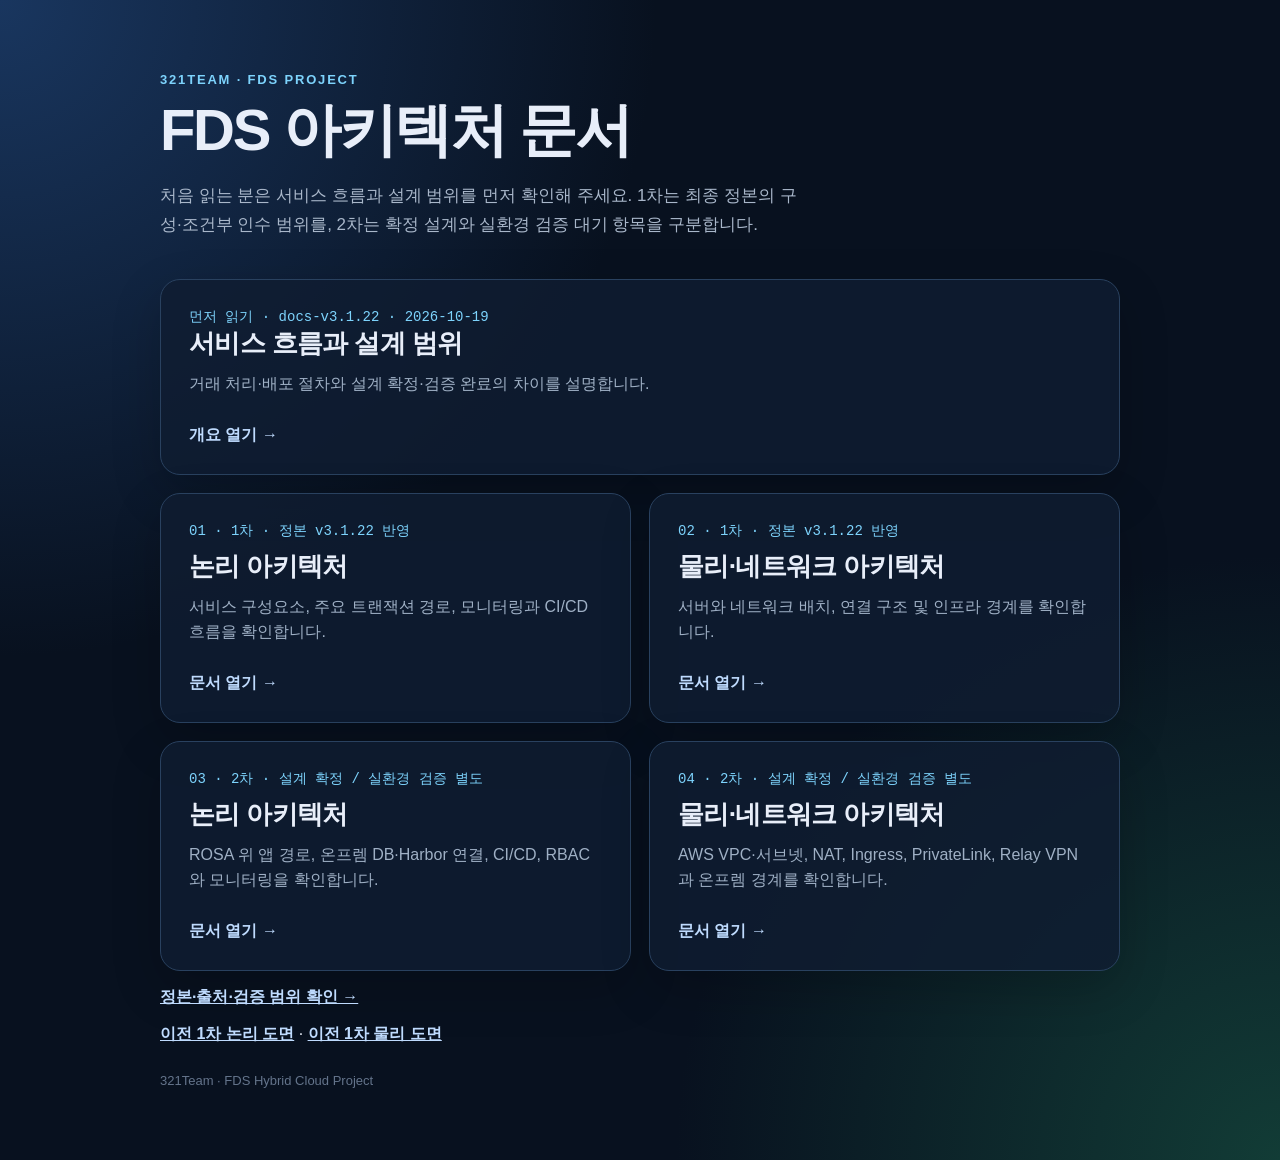
<file: index.html>
<!doctype html>
<html lang="ko">
<head>
  <meta charset="utf-8">
  <meta name="viewport" content="width=device-width, initial-scale=1">
  <title>FDS 아키텍처 문서</title>
  <style>
    :root { color-scheme: dark; font-family: Inter, Pretendard, -apple-system, BlinkMacSystemFont, "Segoe UI", sans-serif; }
    * { box-sizing: border-box; }
    body { margin: 0; min-height: 100vh; display: grid; place-items: center; color: #e8eef9; background: radial-gradient(circle at top left, #19365f 0, transparent 38%), radial-gradient(circle at bottom right, #123c36 0, transparent 35%), #08111f; }
    main { width: min(960px, calc(100% - 40px)); padding: 72px 0; }
    .eyebrow { margin: 0 0 12px; color: #7dd3fc; font-size: 13px; font-weight: 700; letter-spacing: .14em; text-transform: uppercase; }
    h1 { margin: 0; font-size: clamp(34px, 6vw, 58px); line-height: 1.08; letter-spacing: -.04em; }
    .intro { max-width: 650px; margin: 20px 0 40px; color: #a9b7ca; font-size: 17px; line-height: 1.7; }
    .grid { display: grid; grid-template-columns: repeat(2, minmax(0, 1fr)); gap: 18px; }
    .card { display: flex; min-height: 230px; padding: 28px; flex-direction: column; justify-content: space-between; color: inherit; text-decoration: none; border: 1px solid #29415f; border-radius: 20px; background: rgba(15, 29, 49, .82); box-shadow: 0 18px 50px rgba(0, 0, 0, .2); transition: transform .18s ease, border-color .18s ease, background .18s ease; }
    .card:hover { transform: translateY(-4px); border-color: #60a5fa; background: rgba(21, 42, 70, .96); }
    .card.card-overview { margin-bottom: 18px; min-height: 160px; }
    .number { color: #7dd3fc; font-family: ui-monospace, SFMono-Regular, Menlo, monospace; font-size: 14px; }
    h2 { margin: 0 0 10px; font-size: 26px; letter-spacing: -.025em; }
    .card p { margin: 0; color: #9fb0c5; line-height: 1.6; }
    .open { margin-top: 28px; color: #bfdbfe; font-weight: 700; }
    footer { margin-top: 28px; color: #64748b; font-size: 13px; }
    @media (max-width: 680px) { main { padding: 48px 0; } .grid { grid-template-columns: 1fr; } .card { min-height: 200px; } }
  </style>
</head>
<body>
  <main>
    <p class="eyebrow">321Team · FDS Project</p>
    <h1>FDS 아키텍처 문서</h1>
    <p class="intro">처음 읽는 분은 서비스 흐름과 설계 범위를 먼저 확인해 주세요. 1차는 최종 정본의 구성·조건부 인수 범위를, 2차는 확정 설계와 실환경 검증 대기 항목을 구분합니다.</p>
    <a class="card card-overview" href="overview.html"><span class="number">먼저 읽기 · docs-v3.1.22 · 2026-10-19</span><div><h2>서비스 흐름과 설계 범위</h2><p>거래 처리·배포 절차와 설계 확정·검증 완료의 차이를 설명합니다.</p><div class="open">개요 열기 →</div></div></a>
    <section class="grid" aria-label="아키텍처 문서 목록">
      <a class="card" href="phase1_logical_current.html">
        <span class="number">01 · 1차 · 정본 v3.1.22 반영</span>
        <div>
          <h2>논리 아키텍처</h2>
          <p>서비스 구성요소, 주요 트랜잭션 경로, 모니터링과 CI/CD 흐름을 확인합니다.</p>
          <div class="open">문서 열기 →</div>
        </div>
      </a>
      <a class="card" href="phase1_physical_current.html">
        <span class="number">02 · 1차 · 정본 v3.1.22 반영</span>
        <div>
          <h2>물리·네트워크 아키텍처</h2>
          <p>서버와 네트워크 배치, 연결 구조 및 인프라 경계를 확인합니다.</p>
          <div class="open">문서 열기 →</div>
        </div>
      </a>
      <a class="card" href="phase2_logical_architecture.html">
        <span class="number">03 · 2차 · 설계 확정 / 실환경 검증 별도</span>
        <div>
          <h2>논리 아키텍처</h2>
          <p>ROSA 위 앱 경로, 온프렘 DB·Harbor 연결, CI/CD, RBAC와 모니터링을 확인합니다.</p>
          <div class="open">문서 열기 →</div>
        </div>
      </a>
      <a class="card" href="phase2_physical_architecture.html">
        <span class="number">04 · 2차 · 설계 확정 / 실환경 검증 별도</span>
        <div>
          <h2>물리·네트워크 아키텍처</h2>
          <p>AWS VPC·서브넷, NAT, Ingress, PrivateLink, Relay VPN과 온프렘 경계를 확인합니다.</p>
          <div class="open">문서 열기 →</div>
        </div>
      </a>
    </section>
    <p><a class="open" href="canonical-status.html">정본·출처·검증 범위 확인 →</a></p><p><a class="open" href="logical_architecture.html">이전 1차 논리 도면</a> · <a class="open" href="physical_architecture.html">이전 1차 물리 도면</a></p><footer>321Team · FDS Hybrid Cloud Project</footer>
  </main>
</body>
</html>
</file>
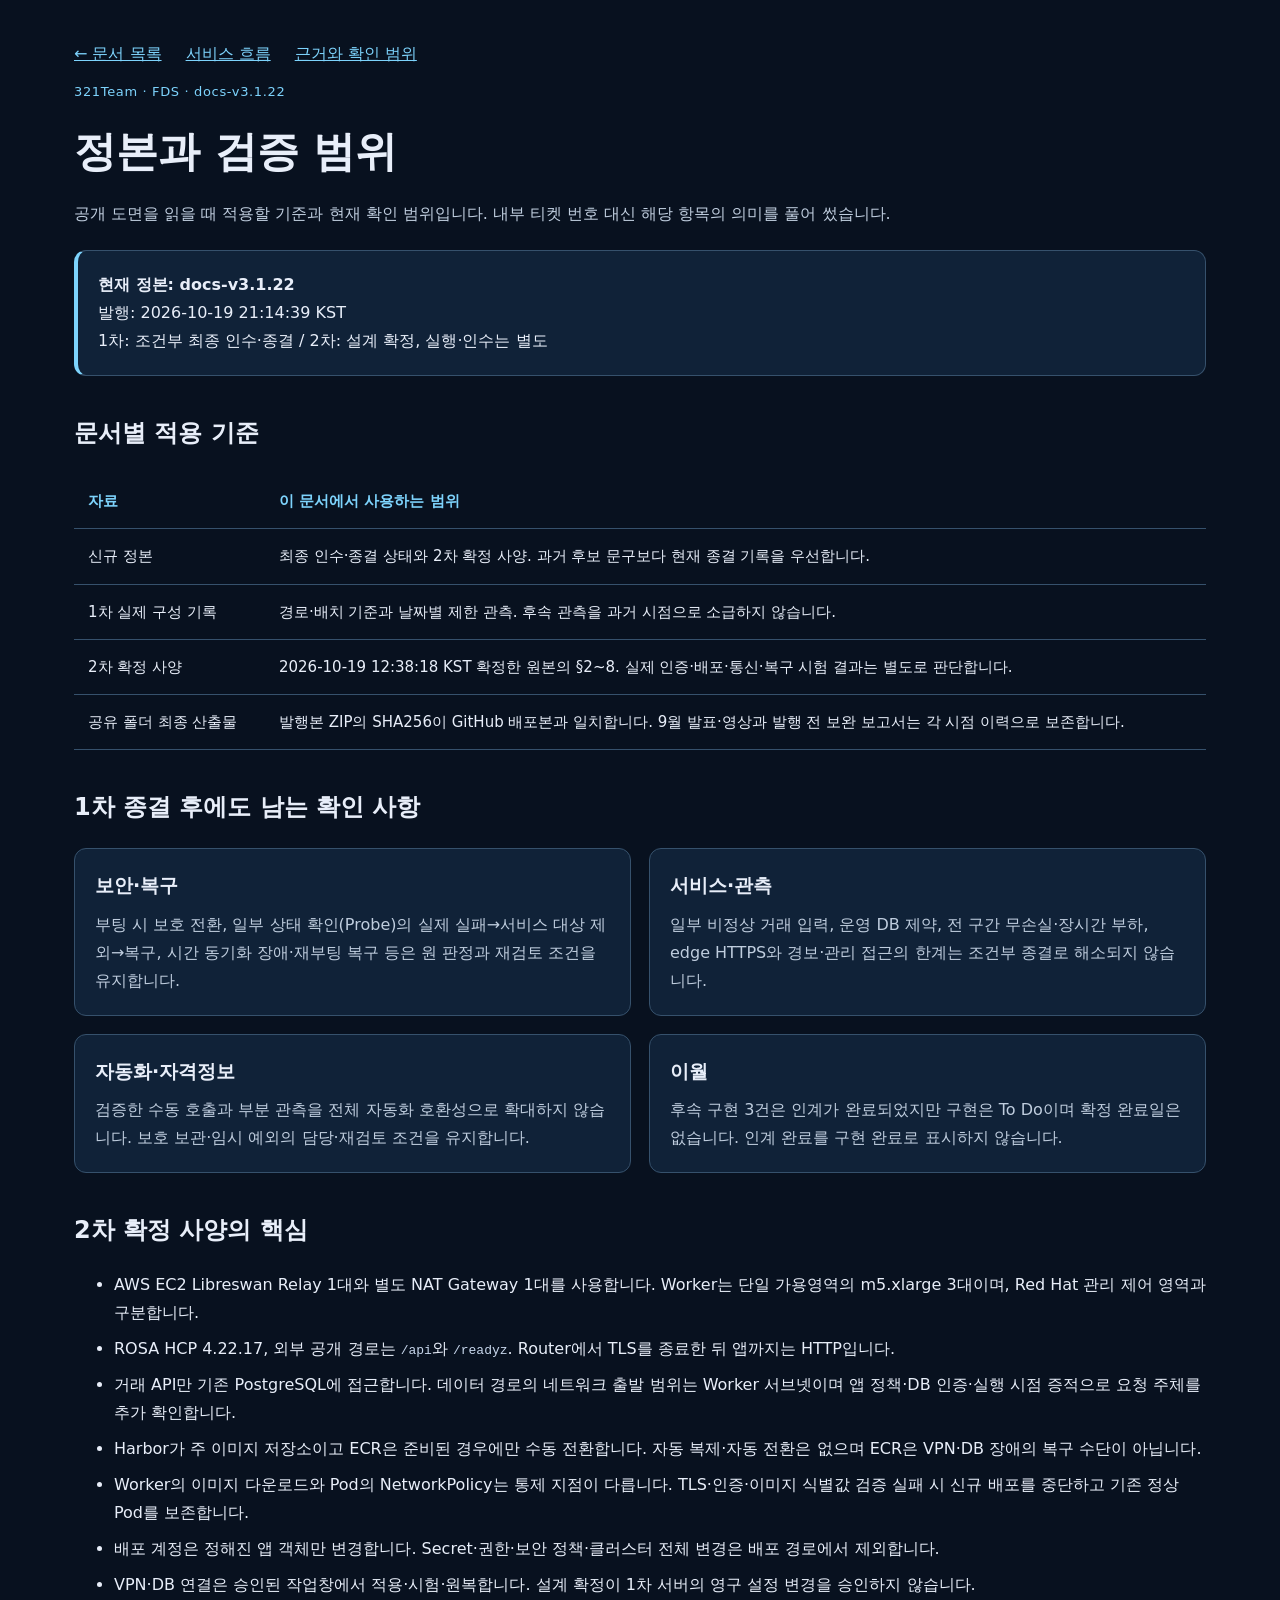
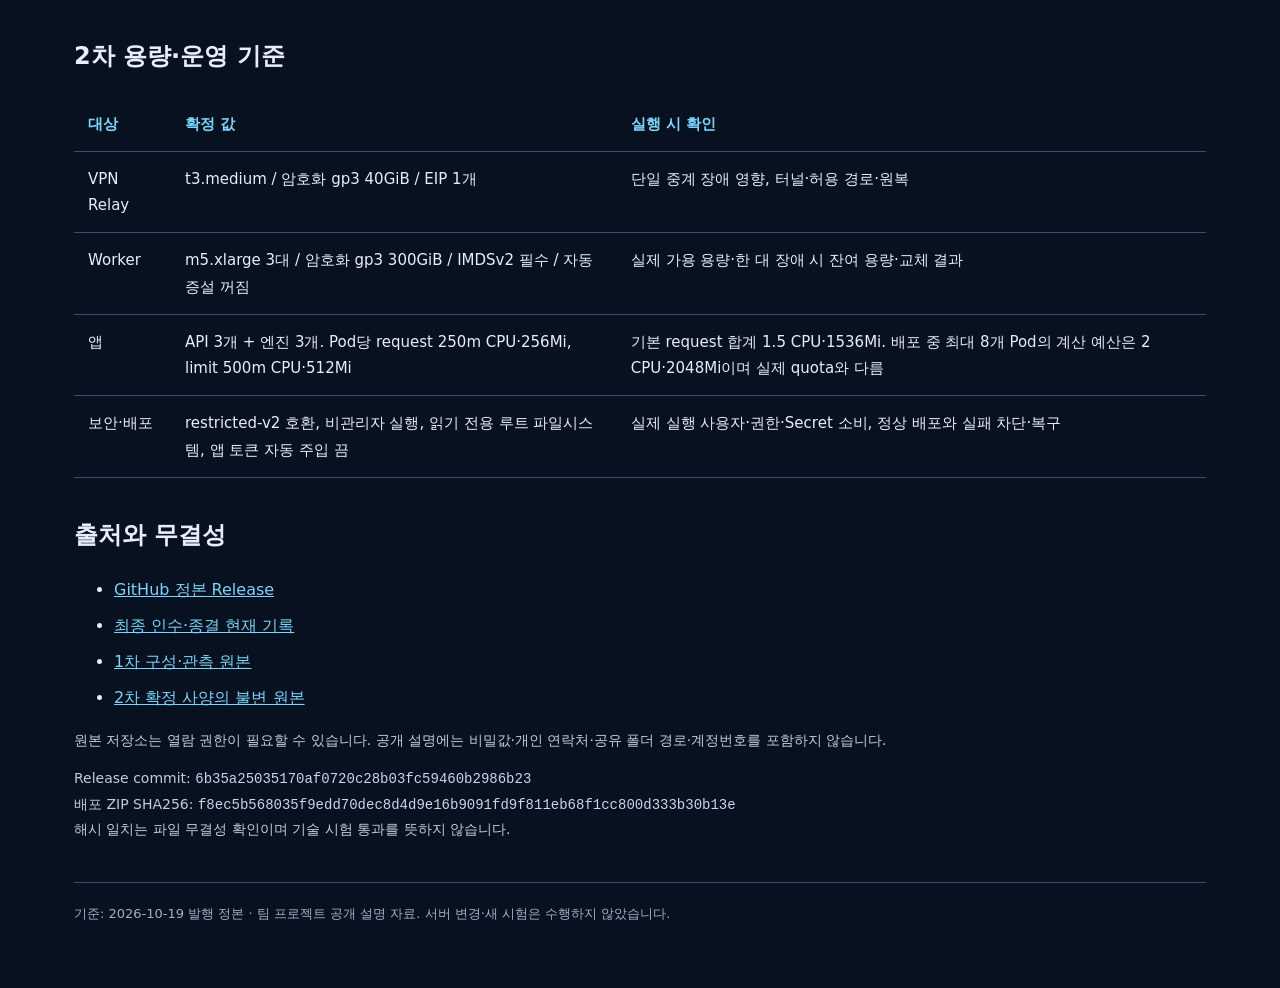
<file: canonical-status.html>
<!doctype html>
<html lang="ko">
<head>
<meta charset="utf-8">
<meta name="viewport" content="width=device-width,initial-scale=1">
<title>정본과 검증 범위</title>
<link rel="stylesheet" href="current.css">
<link rel="stylesheet" href="context.css">
</head>
<body>
<main>
<nav>
<a href="index.html">← 문서 목록</a>
<a href="overview.html">서비스 흐름</a>
<a href="canonical-status.html">근거와 확인 범위</a>
</nav>
<p class="eyebrow">321Team · FDS · docs-v3.1.22</p>
<h1>정본과 검증 범위</h1>
<p>공개 도면을 읽을 때 적용할 기준과 현재 확인 범위입니다. 내부 티켓 번호 대신 해당 항목의 의미를 풀어 썼습니다.</p>
<div class="note">
<strong>현재 정본: docs-v3.1.22</strong>
<br>발행: 2026-10-19 21:14:39 KST<br>1차: 조건부 최종 인수·종결 / 2차: 설계 확정, 실행·인수는 별도</div>
<h2>문서별 적용 기준</h2>
<div class="table-wrap">
<table>
<thead>
<tr>
<th>자료</th>
<th>이 문서에서 사용하는 범위</th>
</tr>
</thead>
<tbody>
<tr>
<td>신규 정본</td>
<td>최종 인수·종결 상태와 2차 확정 사양. 과거 후보 문구보다 현재 종결 기록을 우선합니다.</td>
</tr>
<tr>
<td>1차 실제 구성 기록</td>
<td>경로·배치 기준과 날짜별 제한 관측. 후속 관측을 과거 시점으로 소급하지 않습니다.</td>
</tr>
<tr>
<td>2차 확정 사양</td>
<td>2026-10-19 12:38:18 KST 확정한 원본의 §2~8. 실제 인증·배포·통신·복구 시험 결과는 별도로 판단합니다.</td>
</tr>
<tr>
<td>공유 폴더 최종 산출물</td>
<td>발행본 ZIP의 SHA256이 GitHub 배포본과 일치합니다. 9월 발표·영상과 발행 전 보완 보고서는 각 시점 이력으로 보존합니다.</td>
</tr>
</tbody>
</table>
</div>
<h2>1차 종결 후에도 남는 확인 사항</h2>
<div class="grid">
<section class="card">
<h3>보안·복구</h3>
<p>부팅 시 보호 전환, 일부 상태 확인(Probe)의 실제 실패→서비스 대상 제외→복구, 시간 동기화 장애·재부팅 복구 등은 원 판정과 재검토 조건을 유지합니다.</p>
</section>
<section class="card">
<h3>서비스·관측</h3>
<p>일부 비정상 거래 입력, 운영 DB 제약, 전 구간 무손실·장시간 부하, edge HTTPS와 경보·관리 접근의 한계는 조건부 종결로 해소되지 않습니다.</p>
</section>
<section class="card">
<h3>자동화·자격정보</h3>
<p>검증한 수동 호출과 부분 관측을 전체 자동화 호환성으로 확대하지 않습니다. 보호 보관·임시 예외의 담당·재검토 조건을 유지합니다.</p>
</section>
<section class="card">
<h3>이월</h3>
<p>후속 구현 3건은 인계가 완료되었지만 구현은 To Do이며 확정 완료일은 없습니다. 인계 완료를 구현 완료로 표시하지 않습니다.</p>
</section>
</div>
<h2>2차 확정 사양의 핵심</h2>
<ul>
<li>AWS EC2 Libreswan Relay 1대와 별도 NAT Gateway 1대를 사용합니다. Worker는 단일 가용영역의 m5.xlarge 3대이며, Red Hat 관리 제어 영역과 구분합니다.</li>
<li>ROSA HCP 4.22.17, 외부 공개 경로는 <code>/api</code>와 <code>/readyz</code>. Router에서 TLS를 종료한 뒤 앱까지는 HTTP입니다.</li>
<li>거래 API만 기존 PostgreSQL에 접근합니다. 데이터 경로의 네트워크 출발 범위는 Worker 서브넷이며 앱 정책·DB 인증·실행 시점 증적으로 요청 주체를 추가 확인합니다.</li>
<li>Harbor가 주 이미지 저장소이고 ECR은 준비된 경우에만 수동 전환합니다. 자동 복제·자동 전환은 없으며 ECR은 VPN·DB 장애의 복구 수단이 아닙니다.</li>
<li>Worker의 이미지 다운로드와 Pod의 NetworkPolicy는 통제 지점이 다릅니다. TLS·인증·이미지 식별값 검증 실패 시 신규 배포를 중단하고 기존 정상 Pod를 보존합니다.</li>
<li>배포 계정은 정해진 앱 객체만 변경합니다. Secret·권한·보안 정책·클러스터 전체 변경은 배포 경로에서 제외합니다.</li>
<li>VPN·DB 연결은 승인된 작업창에서 적용·시험·원복합니다. 설계 확정이 1차 서버의 영구 설정 변경을 승인하지 않습니다.</li>
</ul>
<h2>2차 용량·운영 기준</h2>
<div class="table-wrap"><table><thead><tr><th>대상</th><th>확정 값</th><th>실행 시 확인</th></tr></thead><tbody>
<tr><td>VPN Relay</td><td>t3.medium / 암호화 gp3 40GiB / EIP 1개</td><td>단일 중계 장애 영향, 터널·허용 경로·원복</td></tr>
<tr><td>Worker</td><td>m5.xlarge 3대 / 암호화 gp3 300GiB / IMDSv2 필수 / 자동 증설 꺼짐</td><td>실제 가용 용량·한 대 장애 시 잔여 용량·교체 결과</td></tr>
<tr><td>앱</td><td>API 3개 + 엔진 3개. Pod당 request 250m CPU·256Mi, limit 500m CPU·512Mi</td><td>기본 request 합계 1.5 CPU·1536Mi. 배포 중 최대 8개 Pod의 계산 예산은 2 CPU·2048Mi이며 실제 quota와 다름</td></tr>
<tr><td>보안·배포</td><td>restricted-v2 호환, 비관리자 실행, 읽기 전용 루트 파일시스템, 앱 토큰 자동 주입 끔</td><td>실제 실행 사용자·권한·Secret 소비, 정상 배포와 실패 차단·복구</td></tr>
</tbody></table></div>
<h2>출처와 무결성</h2>
<ul>
<li>
<a href="https://github.com/321Team/fds-project-baseline/releases/tag/docs-v3.1.22">GitHub 정본 Release</a>
</li>
<li>
<a href="https://github.com/321Team/fds-project-baseline/blob/6b35a25035170af0720c28b03fc59460b2986b23/tickets/v3.1.22/SIGNOFF_CLOSE_CURRENT.md">최종 인수·종결 현재 기록</a>
</li>
<li>
<a href="https://github.com/321Team/fds-project-baseline/blob/6b35a25035170af0720c28b03fc59460b2986b23/architecture/as-built/p1-as-built-20261018-r1/AS_BUILT.md">1차 구성·관측 원본</a>
</li>
<li>
<a href="https://github.com/321Team/fds-project-baseline/blob/38a6512aec35cb5e94b339a41ba506fc37113b01/phase2/preparation/20261008/architecture-freeze-candidate-20261018.md">2차 확정 사양의 불변 원본</a>
</li>
</ul>
<p class="small">원본 저장소는 열람 권한이 필요할 수 있습니다. 공개 설명에는 비밀값·개인 연락처·공유 폴더 경로·계정번호를 포함하지 않습니다.</p>
<p class="small">Release commit: <code>6b35a25035170af0720c28b03fc59460b2986b23</code>
<br>배포 ZIP SHA256: <code>f8ec5b568035f9edd70dec8d4d9e16b9091fd9f811eb68f1cc800d333b30b13e</code>
<br>해시 일치는 파일 무결성 확인이며 기술 시험 통과를 뜻하지 않습니다.</p>
<footer>기준: 2026-10-19 발행 정본 · 팀 프로젝트 공개 설명 자료. 서버 변경·새 시험은 수행하지 않았습니다.</footer>
</main>
</body>
</html>
</file>
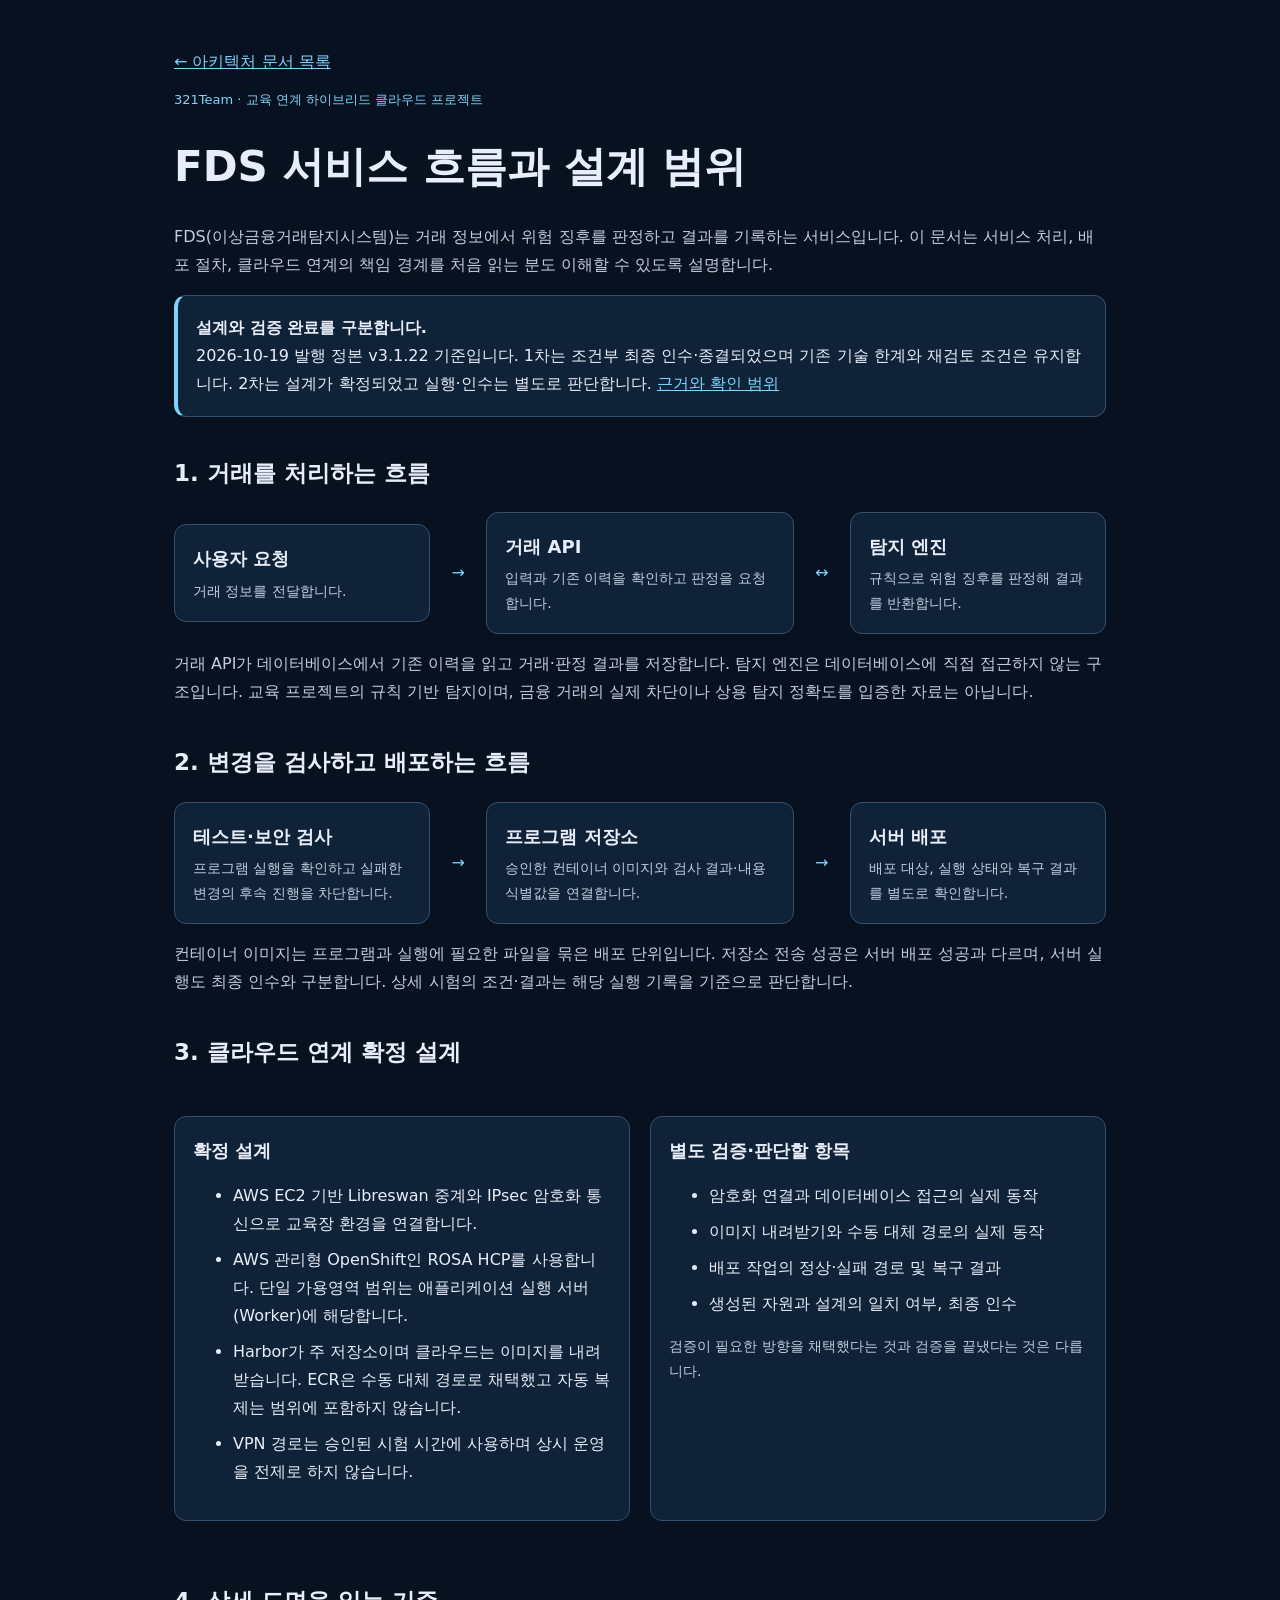
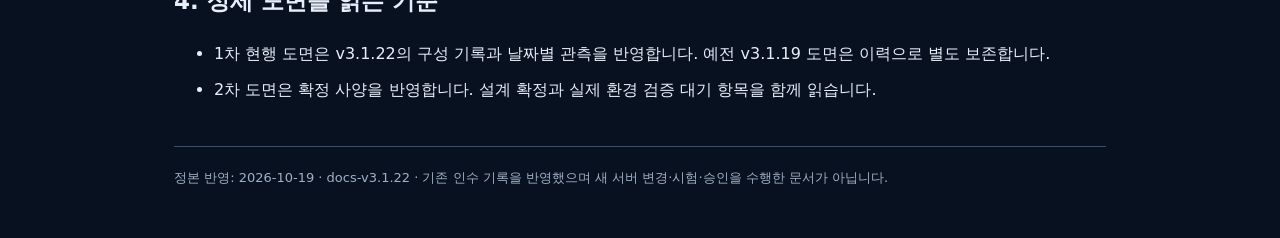
<file: overview.html>
<!doctype html>
<html lang="ko">
<head>
<meta charset="utf-8">
<meta name="viewport" content="width=device-width,initial-scale=1">
<title>FDS 서비스 흐름과 설계 범위</title>
<style>
*{box-sizing:border-box}
body{margin:0;background:#08111f;color:#e8eef9;font-family:system-ui,-apple-system,BlinkMacSystemFont,"Apple SD Gothic Neo","Malgun Gothic",sans-serif;line-height:1.75}
main{max-width:980px;margin:auto;padding:48px 24px}
a{color:#7dd3fc}
h1{font-size:clamp(28px,5vw,42px);line-height:1.3}
h2{margin-top:36px;font-size:23px}
h3{margin:0;font-size:18px}
p{color:#c0cede}
section{margin:24px 0}
.flow{display:grid;grid-template-columns:1fr 36px 1.2fr 36px 1fr;gap:10px;align-items:center}
.node,.note{padding:18px;border:1px solid #36516c;border-radius:12px;background:#102238}
.node p{margin:4px 0 0;font-size:14px}
.arrow{text-align:center;color:#7dd3fc}
.note{border-left:4px solid #7dd3fc}
.status{display:grid;grid-template-columns:1fr 1fr;gap:20px}
.tag{color:#7dd3fc;font-size:13px}
li{margin:8px 0}
footer{border-top:1px solid #36516c;padding-top:20px;margin-top:42px;color:#9fb0c5;font-size:13px}
@media(max-width:650px){.flow,.status{grid-template-columns:1fr}
.arrow{transform:rotate(90deg)}
main{padding:28px 20px}
}

</style>
</head>
<body>
<main>
<a href="index.html">← 아키텍처 문서 목록</a>
<p class="tag">321Team · 교육 연계 하이브리드 클라우드 프로젝트</p>
<h1>FDS 서비스 흐름과 설계 범위</h1>
<p>FDS(이상금융거래탐지시스템)는 거래 정보에서 위험 징후를 판정하고 결과를 기록하는 서비스입니다. 이 문서는 서비스 처리, 배포 절차, 클라우드 연계의 책임 경계를 처음 읽는 분도 이해할 수 있도록 설명합니다.</p>
<div class="note">
<strong>설계와 검증 완료를 구분합니다.</strong>
<br>2026-10-19 발행 정본 v3.1.22 기준입니다. 1차는 조건부 최종 인수·종결되었으며 기존 기술 한계와 재검토 조건은 유지합니다. 2차는 설계가 확정되었고 실행·인수는 별도로 판단합니다. <a href="canonical-status.html">근거와 확인 범위</a></div>
<h2>1. 거래를 처리하는 흐름</h2>
<div class="flow" aria-label="사용자 요청, 거래 API, 탐지 엔진">
<div class="node">
<h3>사용자 요청</h3>
<p>거래 정보를 전달합니다.</p>
</div>
<span class="arrow" aria-hidden="true">→</span>
<div class="node">
<h3>거래 API</h3>
<p>입력과 기존 이력을 확인하고 판정을 요청합니다.</p>
</div>
<span class="arrow" aria-hidden="true">↔</span>
<div class="node">
<h3>탐지 엔진</h3>
<p>규칙으로 위험 징후를 판정해 결과를 반환합니다.</p>
</div>
</div>
<p>거래 API가 데이터베이스에서 기존 이력을 읽고 거래·판정 결과를 저장합니다. 탐지 엔진은 데이터베이스에 직접 접근하지 않는 구조입니다. 교육 프로젝트의 규칙 기반 탐지이며, 금융 거래의 실제 차단이나 상용 탐지 정확도를 입증한 자료는 아닙니다.</p>
<h2>2. 변경을 검사하고 배포하는 흐름</h2>
<div class="flow" aria-label="검사, 저장소 전달, 서버 배포">
<div class="node">
<h3>테스트·보안 검사</h3>
<p>프로그램 실행을 확인하고 실패한 변경의 후속 진행을 차단합니다.</p>
</div>
<span class="arrow" aria-hidden="true">→</span>
<div class="node">
<h3>프로그램 저장소</h3>
<p>승인한 컨테이너 이미지와 검사 결과·내용 식별값을 연결합니다.</p>
</div>
<span class="arrow" aria-hidden="true">→</span>
<div class="node">
<h3>서버 배포</h3>
<p>배포 대상, 실행 상태와 복구 결과를 별도로 확인합니다.</p>
</div>
</div>
<p>컨테이너 이미지는 프로그램과 실행에 필요한 파일을 묶은 배포 단위입니다. 저장소 전송 성공은 서버 배포 성공과 다르며, 서버 실행도 최종 인수와 구분합니다. 상세 시험의 조건·결과는 해당 실행 기록을 기준으로 판단합니다.</p>
<h2>3. 클라우드 연계 확정 설계</h2>
<div class="status">
<section class="node">
<h3>확정 설계</h3>
<ul>
<li>AWS EC2 기반 Libreswan 중계와 IPsec 암호화 통신으로 교육장 환경을 연결합니다.</li>
<li>AWS 관리형 OpenShift인 ROSA HCP를 사용합니다. 단일 가용영역 범위는 애플리케이션 실행 서버(Worker)에 해당합니다.</li>
<li>Harbor가 주 저장소이며 클라우드는 이미지를 내려받습니다. ECR은 수동 대체 경로로 채택했고 자동 복제는 범위에 포함하지 않습니다.</li>
<li>VPN 경로는 승인된 시험 시간에 사용하며 상시 운영을 전제로 하지 않습니다.</li>
</ul>
</section>
<section class="node">
<h3>별도 검증·판단할 항목</h3>
<ul>
<li>암호화 연결과 데이터베이스 접근의 실제 동작</li>
<li>이미지 내려받기와 수동 대체 경로의 실제 동작</li>
<li>배포 작업의 정상·실패 경로 및 복구 결과</li>
<li>생성된 자원과 설계의 일치 여부, 최종 인수</li>
</ul>
<p>검증이 필요한 방향을 채택했다는 것과 검증을 끝냈다는 것은 다릅니다.</p>
</section>
</div>
<h2>4. 상세 도면을 읽는 기준</h2>
<ul>
<li>1차 현행 도면은 v3.1.22의 구성 기록과 날짜별 관측을 반영합니다. 예전 v3.1.19 도면은 이력으로 별도 보존합니다.</li>
<li>2차 도면은 확정 사양을 반영합니다. 설계 확정과 실제 환경 검증 대기 항목을 함께 읽습니다.</li>
</ul>
<footer>정본 반영: 2026-10-19 · docs-v3.1.22 · 기존 인수 기록을 반영했으며 새 서버 변경·시험·승인을 수행한 문서가 아닙니다.</footer>
</main>
</body>
</html>
</file>
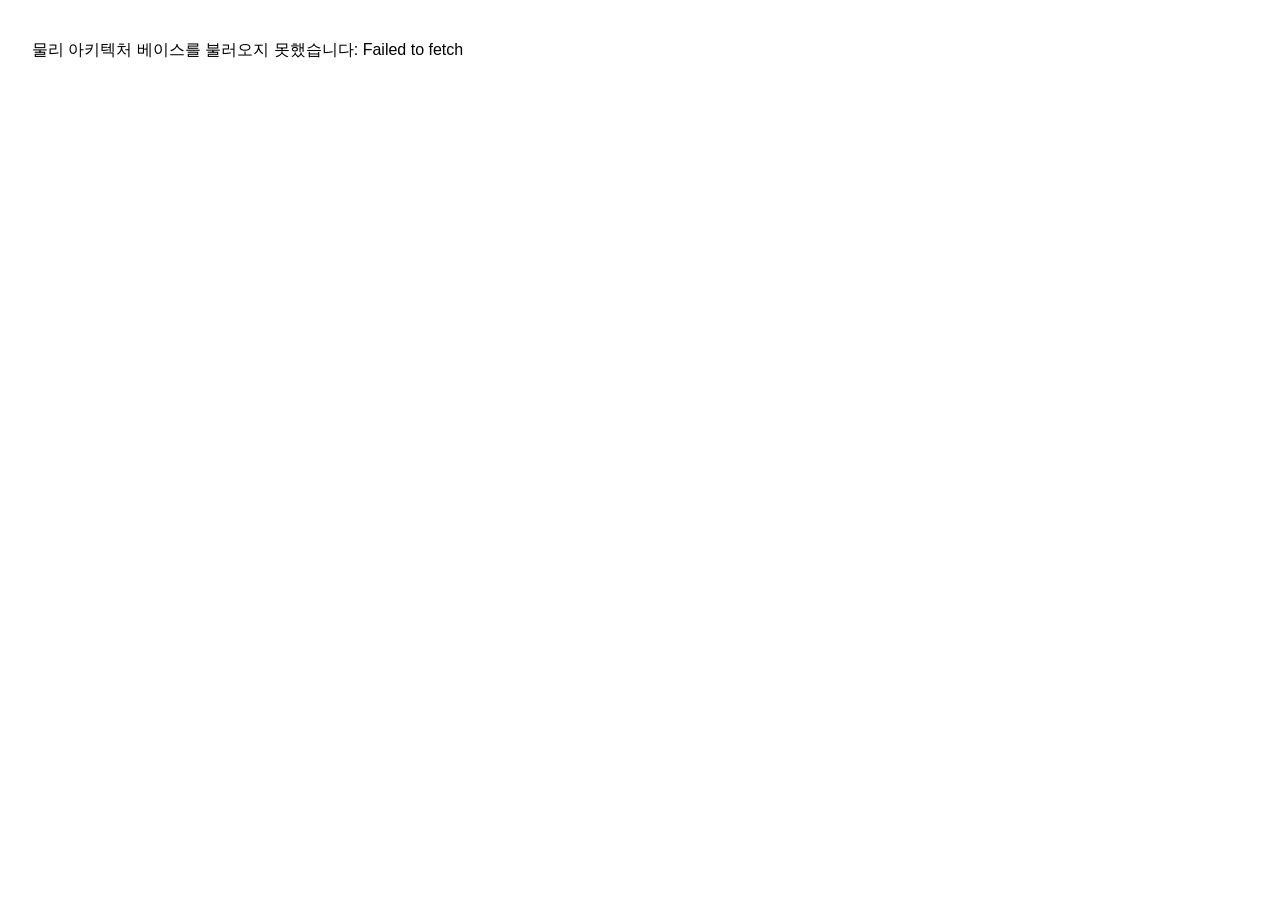
<file: physical_architecture.html>
<!DOCTYPE html>
<html lang="ko">
<head>
  <meta charset="UTF-8">
  <meta name="viewport" content="width=device-width, initial-scale=1.0">
  <title>FDS Phase 1 — 물리/네트워크 아키텍처 (Baseline v3.1.19)</title>
</head>
<body>
<p id="boot" style="font-family:sans-serif;padding:24px">물리 아키텍처를 불러오는 중…</p>
<script>
(function () {
  var BASE = "https://raw.githubusercontent.com/321Team/fds-project-architecture/8af821ecf76cd13442210a1bb32b829696200b80/physical_architecture.html";

  function node(p) {
    var cx = p.x + p.w / 2;
    var kind = p.kind;
    var sig = {
      security: '<path d="M8 2.2 13 4v3.5c0 3.1-1.8 5.4-5 6.5-3.2-1.1-5-3.4-5-6.5V4Z"/><path d="m5.8 8 1.5 1.5 3-3"/>',
      backend: '<path d="M6 3 3 8l3 5M10 3l3 5-3 5"/>',
      database: '<ellipse cx="8" cy="4" rx="5.5" ry="2.2"/><path d="M2.5 4v6c0 1.2 2.5 2.2 5.5 2.2s5.5-1 5.5-2.2V4"/>'
    };
    return ""
      + '        <g id="node-' + p.id + '" data-node-id="' + p.id + '" data-node-label="' + p.label + '" tabindex="0" role="button" aria-label="Focus ' + p.label + ', ' + p.sub + ', ' + p.ctx + '" aria-pressed="false" data-node-kind="' + kind + '" data-node-sublabel="' + p.sub + '" data-node-tag="' + p.tag + '" data-node-context="' + p.ctx + '">\n'
      + '          <title>' + p.label + ' · ' + p.sub + ' · ' + p.ctx + ' · ' + p.tag + '</title>\n'
      + '          <rect x="' + p.x + '" y="' + p.y + '" width="' + p.w + '" height="' + p.h + '" rx="6" class="c-mask"/>\n'
      + '          <rect x="' + p.x + '" y="' + p.y + '" width="' + p.w + '" height="' + p.h + '" rx="6" class="c-' + kind + '" stroke-width="1.5"/>\n'
      + '          <g aria-hidden="true" data-semantic-sigil="' + kind + '" class="semantic-sigil s-' + kind + '" transform="translate(' + (p.x + 6) + ' ' + (p.y + 6) + ') scale(0.6875)">' + (sig[kind] || sig.backend) + '</g>\n'
      + '          <text data-node-label="" data-detail-anchor="" x="' + cx + '" y="' + (p.y + 29) + '" class="t-primary" font-size="11" font-weight="600" text-anchor="middle">' + p.label + '</text>\n'
      + '        <text data-detail="context" x="' + cx + '" y="' + (p.y + 45) + '" class="t-muted" font-size="9" text-anchor="middle">' + p.sub + '</text>\n'
      + '        <text data-detail="fine" x="' + cx + '" y="' + (p.y + 54) + '" class="t-' + kind + '" font-size="7" text-anchor="middle">' + p.tag + '</text>\n'
      + '        </g>\n';
  }

  var EXTRA = [
    node({id:"mgmt-gw01", label:"mgmt-gw01 (.58/.1)", sub:"Phys .58 · Mgmt .1", tag:"Dual NIC · SNAT 금지", ctx:"IF-16 return via 10.1.93.58", kind:"security", x:168, y:110, w:156, h:62}),
    node({id:"ansible01", label:"ansible01 (.10)", sub:"Mgmt 10.250.10.10", tag:"server01 · OID-01", ctx:"VMnet1 management", kind:"backend", x:168, y:188, w:150, h:56}),
    node({id:"runner", label:"cicd-runner01 (.20)", sub:"Mgmt 10.250.10.20", tag:"server01 · GitHub 443", ctx:"VMnet1 management", kind:"backend", x:328, y:188, w:160, h:56}),
    node({id:"monitor01", label:"monitor01 (.30)", sub:"Mgmt 10.250.10.30", tag:"External Watchdog", ctx:"VMnet1 management", kind:"backend", x:498, y:188, w:160, h:56}),
    node({id:"api-lb", label:"k8s-api-lb01 (.109)", sub:"Phys 10.1.93.109:6443", tag:"L4OK 관측 · FO NT", ctx:"API LB on server01", kind:"security", x:670, y:110, w:168, h:62}),
    node({id:"dns01", label:"dns01 (.52)", sub:"Phys 10.1.93.52", tag:"P1 Primary BIND", ctx:"server01", kind:"database", x:670, y:188, w:120, h:56}),
    node({id:"dns02", label:"dns02 (.53)", sub:"Phys 10.1.93.53", tag:"P1 Secondary BIND", ctx:"server08", kind:"database", x:800, y:188, w:128, h:56})
  ].join("\n");

  function patch(html) {
    var frameOld = 'data-composition-frame-label="Mgmt 10.250.10.0/24 · VMnet1" x="326" y="86" width="258" height="106"';
    var frameNew = 'data-composition-frame-label="Mgmt 10.250.10.0/24 · VMnet1" x="160" y="86" width="510" height="170"';
    if (html.indexOf(frameOld) === -1) throw new Error("mgmt frame marker missing");
    html = html.replace(frameOld, frameNew);

    var regionOld = 'data-composition-frame-label="Physical FDS Network 10.1.93.0/24 · VMnet0 Bridged · GW .254 · DNS 8.8.8.8" x="148" y="68" width="894" height="459"';
    if (html.indexOf(regionOld) === -1) throw new Error("physical region marker missing");

    var anchor = '        <g id="node-server01"';
    if (html.indexOf(anchor) === -1) throw new Error("server01 node marker missing");
    html = html.replace(anchor, EXTRA + "\n" + anchor);

    html = html.replace('data-node-sublabel="mgmt·ansible·runner·monitor"', 'data-node-sublabel="Windows host"');
    html = html.replace('>mgmt·ansible·runner·monitor</text>', '>Windows host</text>');
    html = html.replace('data-node-tag="API LB .109 · dns01(P1) .52"', 'data-node-tag="host .23 · VMs 분리 표기"');
    html = html.replace('>API LB .109 · dns01(P1) .52</text>', '>host .23 · VMs 분리 표기</text>');

    var probe = '<path data-edge-from="server01" data-edge-to="edge01" data-edge-label="probe :443"';
    var edges = ''
      + '<path data-edge-from="api-lb" data-edge-to="control" data-edge-label="API 6443" data-edge-key="lb-cp" data-composition-points="838,141;850,141" d="M 838 141 L 850 141" class="a-dashed" stroke-width="1.5" marker-end="url(#arrowhead-dashed)"/>\n        '
      + '<path data-edge-from="dns01" data-edge-to="dns02" data-edge-label="53" data-edge-key="dns-axfr" data-composition-points="790,216;800,216" d="M 790 216 L 800 216" class="a-dashed" stroke-width="1.5" marker-end="url(#arrowhead-dashed)"/>\n        ';
    if (html.indexOf(probe) === -1) throw new Error("probe edge marker missing");
    html = html.replace(probe, edges + probe);

    var viewsOld = '{"id":"mgmt-plane","label":"관리·모니터링","focus":["server01","control","edge01","data","workers"],"note":"server01의 API LB, Runner, monitor01이 제어부·registry·edge를 다루는 흐름."}';
    var viewsNew = '{"id":"mgmt-plane","label":"관리·모니터링","focus":["mgmt-gw01","ansible01","runner","monitor01","api-lb","dns01","dns02","server01","control","edge01","data","workers"],"note":"관리망 .1/.10/.20/.30, API LB .109, dns01/02 .52/.53. server01은 Windows 호스트."}';
    if (html.indexOf(viewsOld) === -1) throw new Error("guided view marker missing");
    html = html.replace(viewsOld, viewsNew);

    var pairs = [
      ['data-node-tag="6/6 Ready 인수 전"', 'data-node-tag="6/6 Ready 관측 · G1 미인수"'],
      ['>6/6 Ready 인수 전</text>', '>6/6 Ready 관측 · G1 미인수</text>'],
      ['data-node-sublabel="server08·3128·인수 전"', 'data-node-sublabel="server08 · .56:3128"'],
      ['>server08·3128·인수 전</text>', '>server08 · .56:3128</text>'],
      ['data-node-tag="v19 신규 · 인수 전"', 'data-node-tag="#74/#75 서비스 인수 전"'],
      ['>v19 신규 · 인수 전</text>', '>#74/#75 서비스 인수 전</text>'],
      ['data-node-sublabel="server08 · Phase 2 미가동"', 'data-node-sublabel="server08 · Phase 2 미착수"'],
      ['>server08 · Phase 2 미가동</text>', '>server08 · Phase 2 미착수</text>'],
      ['data-node-tag="미가동"', 'data-node-tag="P2 미착수"'],
      ['>미가동</text>', '>P2 미착수</text>'],
      ['<h3>인수 전 / 보류</h3>', '<h3>진행 상태 · 2026-09-22</h3>'],
      ['&bull; 6/6 Ready·GNP/HEP · return route DRIFT · NTP upstream 미정', '&bull; G1/G2/G3·P1 Review/Close 미인수. 6/6 Ready 관측(09-18)≠Gate PASS. return route DRIFT. NTP upstream 미정'],
      ['&bull; ROSA→db01 5432 · harbor 443 · S3 443: PROVISIONAL', '&bull; egress #74/#75 In Progress. LB 3/3 L4OK 관측·failover NT. 09-23 발표≠인수. P2 IF-17~20 PROVISIONAL'],
      ['"note":"egress-proxy01 .56:3128, discord.com:443 CONNECT만 허용. 인수 전."', '"note":"egress-proxy01 .56:3128, Discord CONNECT만. #74/#75 서비스 인수 전."'],
      ['6/6 Ready 인수 전', '6/6 Ready 관측 · G1 미인수']
    ];
    for (var i = 0; i < pairs.length; i++) {
      if (html.indexOf(pairs[i][0]) === -1) throw new Error("status marker missing: " + pairs[i][0]);
      html = html.split(pairs[i][0]).join(pairs[i][1]);
    }
    var noteAnchor = '<script id="archify-guided-views-data"';
    if (html.indexOf(noteAnchor) === -1) throw new Error("revision note anchor missing");
    if (html.indexOf("</head>") === -1) throw new Error("stylesheet head marker missing");
    html = html.replace("</head>", '<link rel="stylesheet" href="context.css"></head>');
    html = html.replace(noteAnchor, "<p class=\"revision-note\">과거 기록: v3.1.19 당시 설계와 진행 상태입니다. 현재의 클라우드 연계 방향·검증 범위는 <a href=\"overview.html\">서비스 흐름과 설계 범위</a>를 확인하세요.</p>" + noteAnchor);
    return html;
  }

  fetch(BASE, { cache: "no-store" })
    .then(function (res) {
      if (!res.ok) throw new Error("base fetch HTTP " + res.status);
      return res.text();
    })
    .then(function (html) {
      var patched = patch(html);
      document.open();
      document.write(patched);
      document.close();
    })
    .catch(function (err) {
      var el = document.getElementById("boot");
      el.textContent = "물리 아키텍처 베이스를 불러오지 못했습니다: " + err.message;
    });
})();
</script>
</body>
</html>
</file>
<file: current.css>
*{box-sizing:border-box}body{margin:0;background:#08111f;color:#e8eef9;font-family:system-ui,-apple-system,"Malgun Gothic",sans-serif;line-height:1.75}main{max-width:1180px;margin:auto;padding:40px 24px 64px}a{color:#7dd3fc}nav{display:flex;gap:24px;flex-wrap:wrap}h1{font-size:clamp(28px,4vw,42px);line-height:1.25;margin:22px 0}h2{font-size:24px;margin-top:36px}h3{margin:0;font-size:19px}p{color:#bfcdde}.eyebrow,.tag{color:#7dd3fc;font-size:13px;letter-spacing:.05em}.note,.card{background:#102238;border:1px solid #36516c;border-radius:12px;padding:20px}.note{border-left:4px solid #7dd3fc;margin:22px 0}.note.warn{border-left-color:#e5b76b}.grid{display:grid;grid-template-columns:repeat(2,minmax(0,1fr));gap:18px}.hosts{display:grid;grid-template-columns:repeat(4,minmax(0,1fr));gap:16px}.card p{margin:8px 0 0}.card small{color:#a4b6cc}.diagram{overflow:auto;border:1px solid #36516c;border-radius:14px;background:#0c192b}.diagram svg{width:100%;min-width:800px;display:block}svg text{fill:#e8eef9;font-family:system-ui,"Malgun Gothic",sans-serif}svg .minor{fill:#aac0d9;font-size:13px}svg .node{fill:#152c46;stroke:#52769c;stroke-width:1.5}svg .edge{fill:none;stroke:#7dd3fc;stroke-width:2;marker-end:url(#arrow)}svg .dash{stroke-dasharray:6 5}svg .label{fill:#9fd9f5;font-size:13px}table{border-collapse:collapse;width:100%;font-size:15px}th,td{text-align:left;vertical-align:top;padding:14px;border-bottom:1px solid #36516c}th{color:#7dd3fc}li{margin:8px 0}code{overflow-wrap:anywhere;color:#c7d6eb}footer{margin-top:40px;border-top:1px solid #36516c;padding-top:20px;font-size:13px;color:#9fb0c5}.table-wrap{overflow:auto}.small{font-size:14px}@media(max-width:780px){.hosts,.grid{grid-template-columns:1fr 1fr}}@media(max-width:560px){.hosts,.grid{grid-template-columns:1fr}main{padding:24px 16px}th,td{padding:10px}h1{font-size:29px}}
</file>
<file: context.css>
.revision-note {
  line-height: 1.7;
  padding: 12px;
  border: 1px solid #64748b;
  border-radius: 8px;
}

.revision-note a {
  color: inherit;
  text-decoration: underline;
}
</file>
